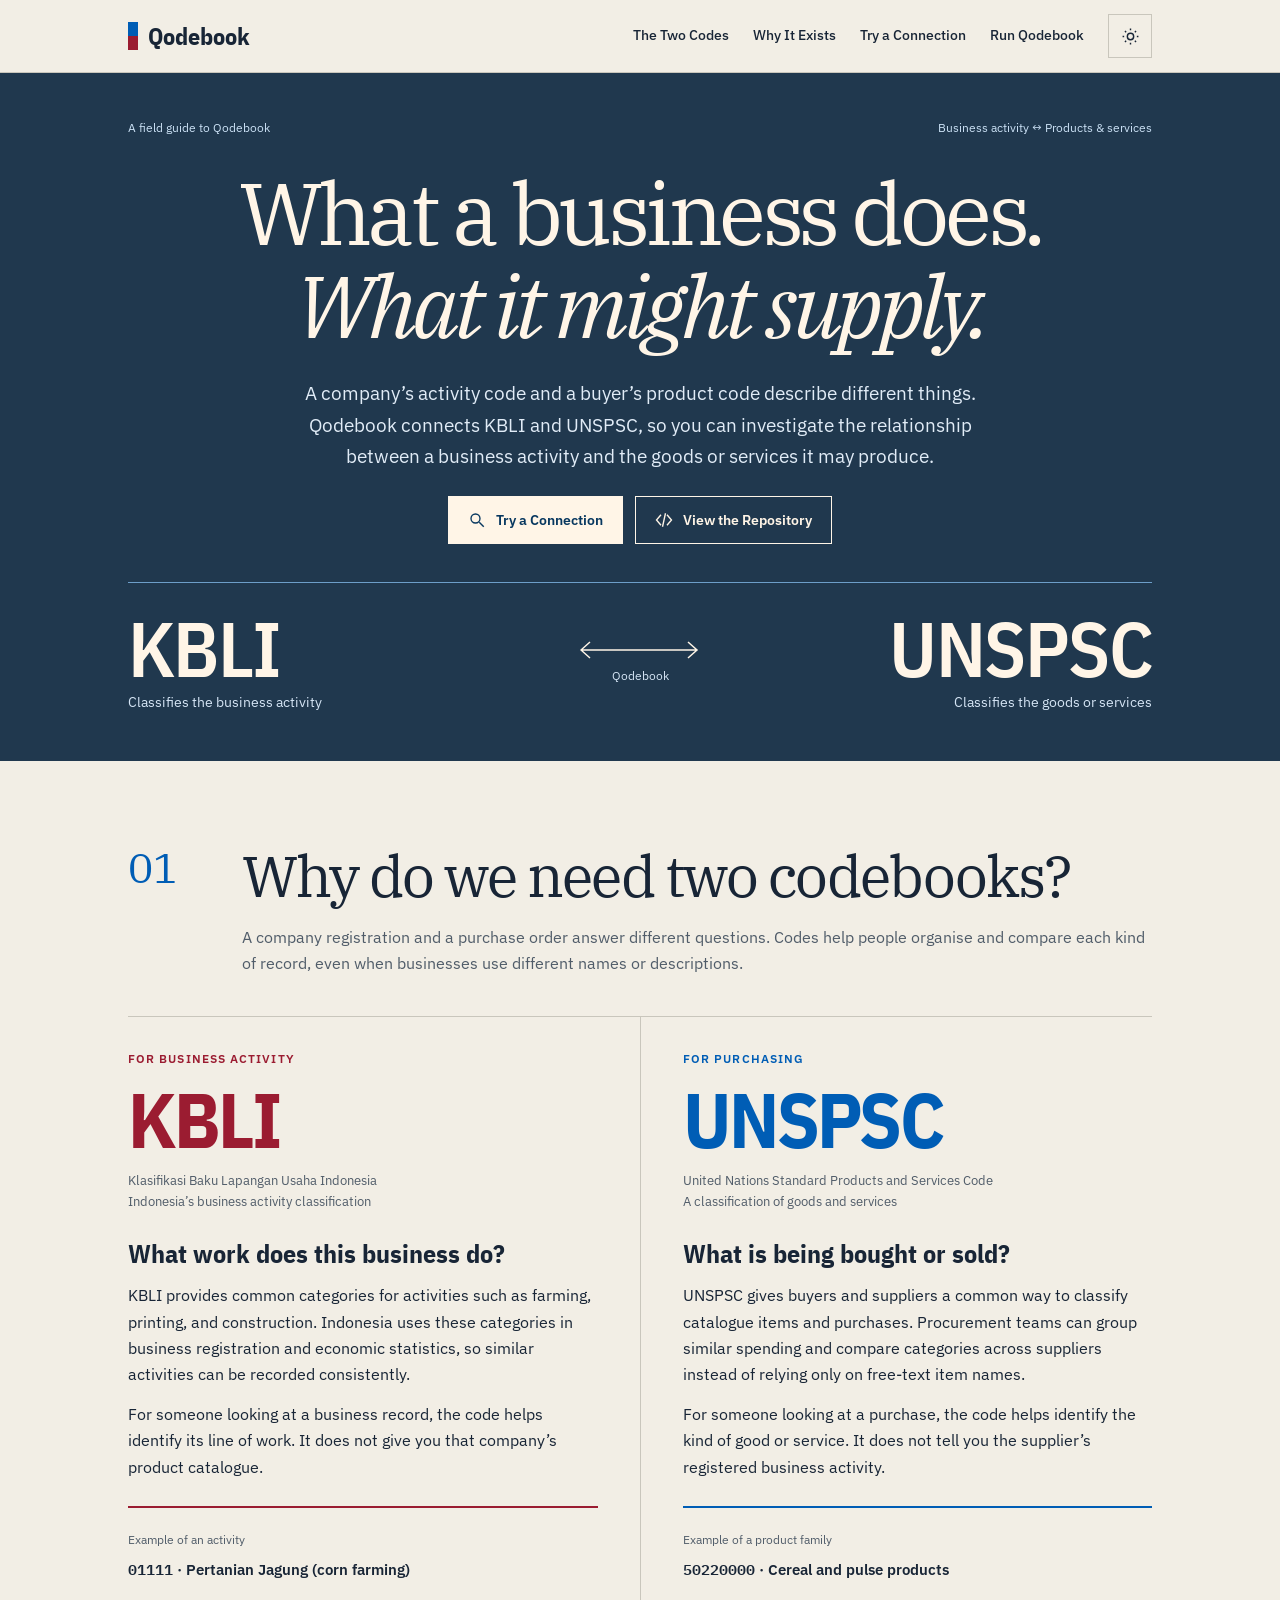
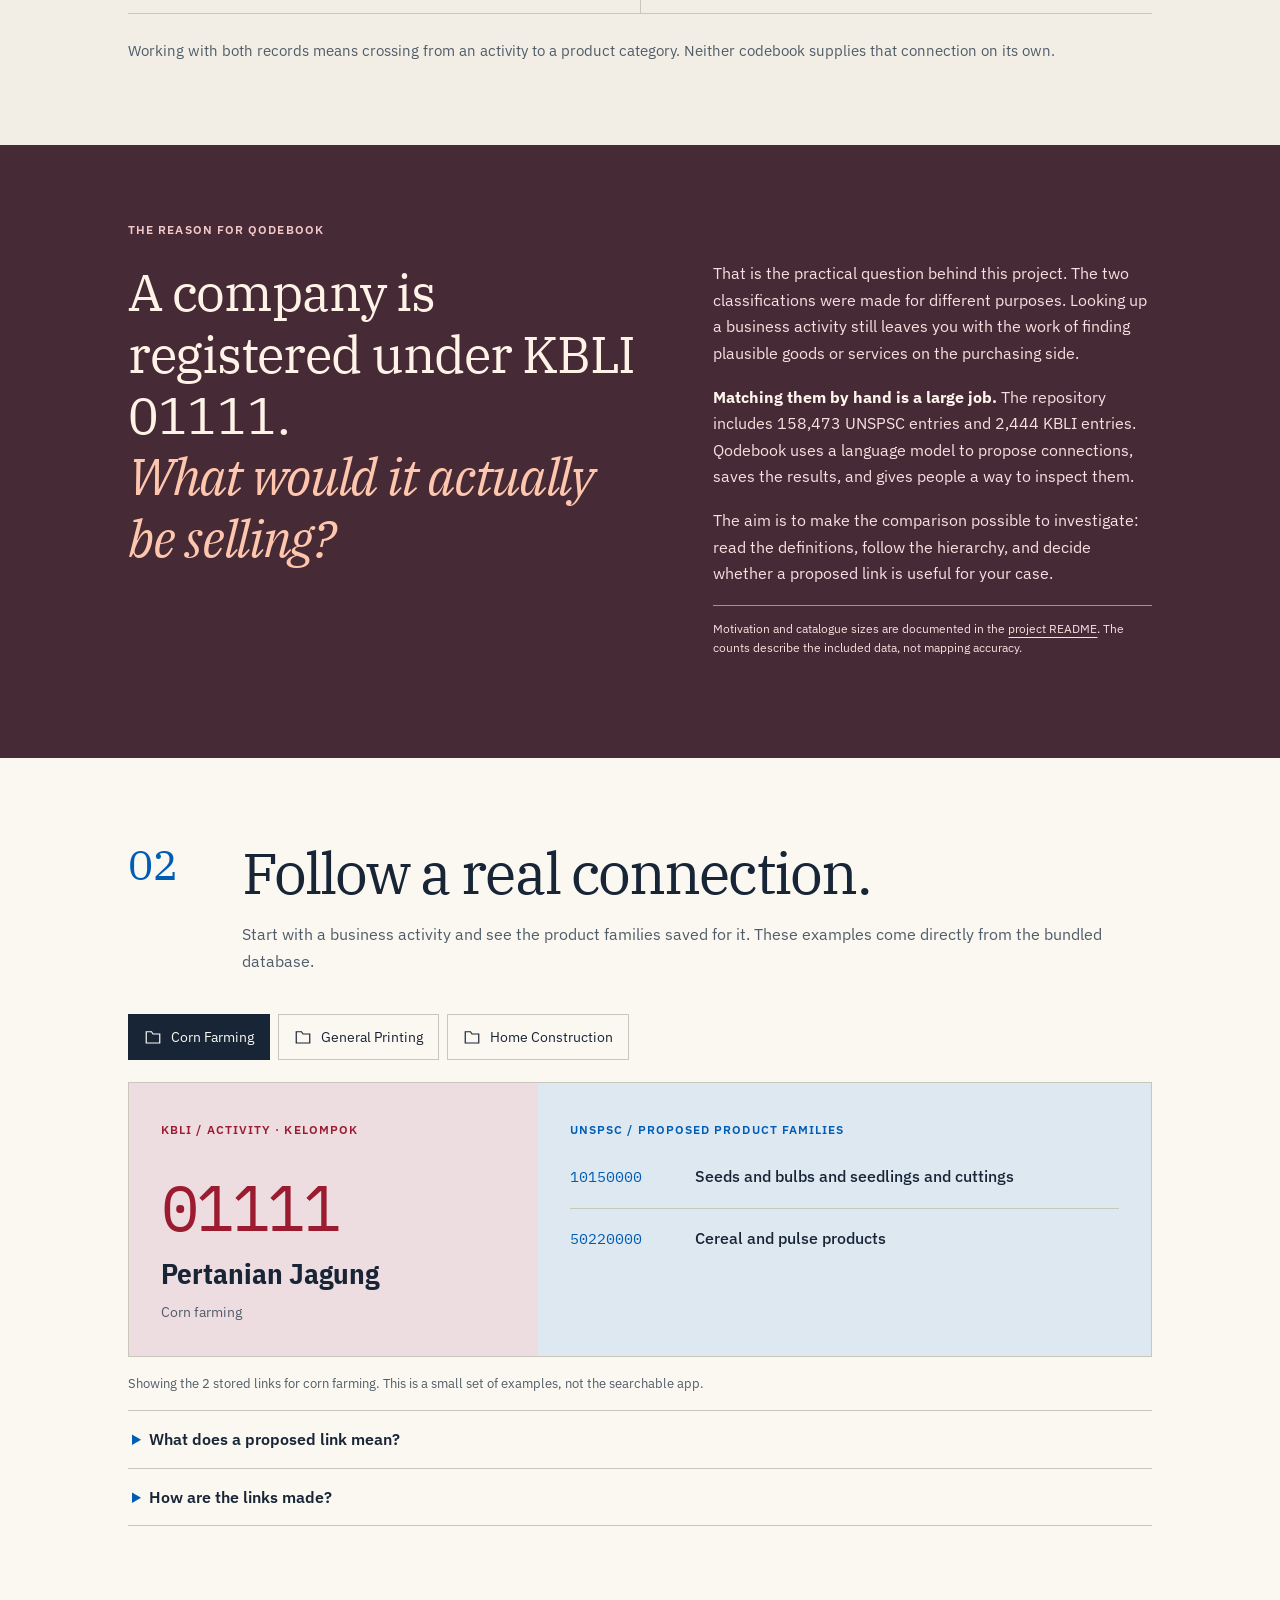
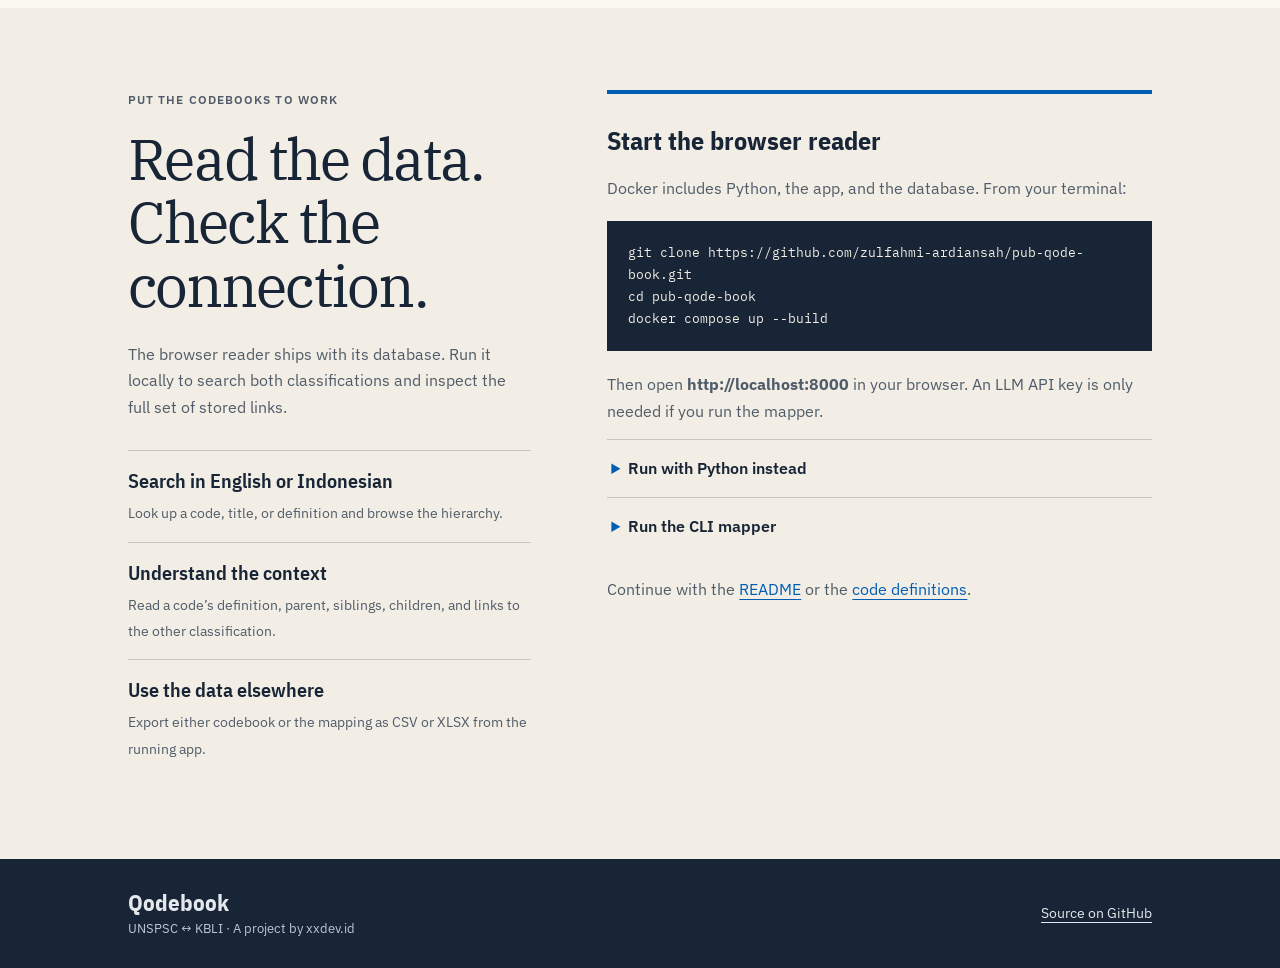
<file: index.html>
<!doctype html>
<html lang="en">
<head>
  <meta charset="utf-8">
  <meta name="viewport" content="width=device-width, initial-scale=1">
  <meta name="color-scheme" content="light dark">
  <meta name="description" content="Why business activity codes and purchasing codes need a connection. Qodebook is a reader and experimental mapping between KBLI and UNSPSC.">
  <title>Qodebook · Between business and buying</title>
  <link rel="icon" href="data:image/svg+xml,%3Csvg xmlns='http://www.w3.org/2000/svg' viewBox='0 0 32 32'%3E%3Crect width='32' height='24' fill='%23005db5'/%3E%3Crect y='24' width='32' height='8' fill='%239b1c31'/%3E%3C/svg%3E">
  <link rel="preconnect" href="https://fonts.googleapis.com">
  <link rel="preconnect" href="https://fonts.gstatic.com" crossorigin>
  <link href="https://fonts.googleapis.com/css2?family=IBM+Plex+Sans:wght@400;500;600;700&family=IBM+Plex+Sans+Condensed:wght@500;600;700&family=IBM+Plex+Serif:ital,wght@0,400;0,500;1,400&family=IBM+Plex+Mono:wght@400;500&display=swap" rel="stylesheet">
  <script>
    try { const choice = localStorage.getItem('qodebook-site-theme'); document.documentElement.dataset.theme = choice === 'light' || choice === 'dark' ? choice : matchMedia('(prefers-color-scheme: dark)').matches ? 'dark' : 'light'; } catch (_) {}
  </script>
  <style>
    :root { color-scheme: light; --paper:#f2eee5; --sheet:#fbf8f1; --ink:#182536; --muted:#505c69; --line:#c9c6bc; --blue:#005db5; --red:#9b1c31; --blue-soft:#dde8f1; --red-soft:#eedde0; --focus:#935000; }
    :root[data-theme="dark"] { color-scheme:dark; --paper:#141c27; --sheet:#1b2635; --ink:#edf0f3; --muted:#b6c2d0; --line:#536274; --blue:#95caff; --red:#f4acb9; --blue-soft:#213950; --red-soft:#462a35; --focus:#ffce7c; }
    * { box-sizing:border-box; }
    html { scroll-behavior:smooth; scroll-padding-top:85px; }
    body { margin:0; background:var(--paper); color:var(--ink); font:16px/1.65 'IBM Plex Sans',system-ui,sans-serif; }
    h1,h2,h3,h4,p,figure { margin:0; }
    h1,h2 { font-family:'IBM Plex Serif',Georgia,serif; font-weight:400; }
    h3,h4 { font-family:'IBM Plex Sans Condensed','Arial Narrow',sans-serif; }
    a { color:inherit; text-underline-offset:4px; }
    a:hover { text-decoration-thickness:2px; }
    button,select { font:inherit; }
    button { cursor:pointer; }
    a:focus-visible,button:focus-visible,summary:focus-visible { outline:3px solid var(--focus); outline-offset:5px; }
    svg { flex:none; }
    code,pre,.code { font-family:'IBM Plex Mono',ui-monospace,monospace; }
    .container { width:min(100% - 64px, 1024px); margin-inline:auto; }
    .skip { position:fixed; top:-100px; left:12px; z-index:100; background:var(--sheet); padding:10px 15px; }
    .skip:focus { top:10px; }
    .label { font-size:12px; font-weight:600; letter-spacing:.09em; text-transform:uppercase; }
    .nav-shell { position:sticky; top:0; z-index:40; background:var(--paper); border-bottom:1px solid var(--line); }
    .nav-inner { display:flex; align-items:center; justify-content:space-between; gap:20px; min-height:72px; }
    .brand { display:inline-flex; align-items:center; gap:10px; min-height:44px; text-decoration:none; font:700 24px 'IBM Plex Sans Condensed',sans-serif; }
    .brand-mark { width:10px; height:28px; background:linear-gradient(#005db5 50%,#9b1c31 50%); }
    .nav-right,.nav-links { display:flex; align-items:center; gap:24px; }
    .nav-links a { display:flex; align-items:center; min-height:44px; font-size:14px; font-weight:500; text-decoration:none; }
    .nav-links a:hover { color:var(--blue); }
    .utility { height:44px; min-width:44px; border:1px solid var(--line); color:var(--ink); background:transparent; display:inline-flex; justify-content:center; align-items:center; gap:8px; }
    .utility:hover { background:var(--sheet); }
    .utility svg { width:19px; height:19px; }
    .menu-button { display:none; padding:0 12px; }
    .theme-button .moon { display:none; }
    [data-theme="dark"] .theme-button .sun { display:none; }
    [data-theme="dark"] .theme-button .moon { display:block; }

    /* The cover makes the two vocabularies visible before introducing the software. */
    .cover { background:#20384e; color:#fff5e7; --focus:#ffce7c; }
    .cover-body { padding:45px 0 40px; text-align:center; }
    .cover-topline { display:flex; justify-content:space-between; gap:16px; color:#cbe1f5; font-size:12px; margin-bottom:28px; }
    .cover h1 { font-size:clamp(2.8rem,6.8vw,6.2rem); letter-spacing:-.052em; line-height:1.07; }
    .cover h1 em { font-weight:400; }
    .cover-lead { max-width:66ch; font-size:clamp(1rem,1.5vw,1.2rem); color:#e1ecf7; margin:25px auto 24px; }
    .actions { display:flex; flex-wrap:wrap; justify-content:center; gap:12px; }
    .action { display:inline-flex; align-items:center; justify-content:center; gap:10px; min-height:48px; padding:10px 19px; font-size:14px; font-weight:600; text-decoration:none; border:1px solid currentColor; }
    .action svg { width:18px; height:18px; }
    .action.primary { background:#fff5e7; color:#07375f; border-color:#fff5e7; }
    .action:hover { background:#d7e9fa; color:#12314d; border-color:#d7e9fa; }
    .cover-map { display:grid; grid-template-columns:1fr 170px 1fr; align-items:stretch; border-top:1px solid #6d9ec9; margin-top:38px; text-align:left; }
    .cover-side { padding:23px 0 7px; }
    .cover-side:last-child { text-align:right; }
    .cover-acronym { display:block; font:600 clamp(2.8rem,6vw,5.6rem)/1.1 'IBM Plex Sans Condensed',sans-serif; letter-spacing:-.02em; }
    .cover-side p { color:#d5e5f5; font-size:14px; }
    .cover-link { display:flex; flex-direction:column; justify-content:center; align-items:center; gap:4px; padding-top:20px; }
    .cover-link svg { width:120px; height:24px; }
    .cover-link span { font-size:12px; color:#d5e5f5; }

    .chapter { padding:82px 0; }
    .chapter-heading { display:grid; grid-template-columns:90px 1fr; gap:24px; align-items:start; margin-bottom:40px; }
    .chapter-number { color:var(--blue); font:400 42px/1.2 'IBM Plex Serif',Georgia,serif; }
    .chapter-heading h2 { font-size:clamp(2.2rem,4.5vw,3.8rem); letter-spacing:-.035em; line-height:1.13; }
    .chapter-heading p { color:var(--muted); margin-top:16px; }
    .codebooks { display:grid; grid-template-columns:1fr 1fr; border-block:1px solid var(--line); }
    .codebook { padding:32px 42px 30px 0; }
    .codebook + .codebook { padding:32px 0 30px 42px; border-left:1px solid var(--line); }
    .codebook.kbli { --tax:var(--red); }
    .codebook.unspsc { --tax:var(--blue); }
    .codebook .label { color:var(--tax); }
    .codebook h3 { color:var(--tax); font-size:clamp(3.6rem,6vw,5.7rem); letter-spacing:-.035em; line-height:1.1; margin:8px 0; }
    .codebook .full-name { min-height:3em; font-size:13px; color:var(--muted); }
    .codebook h4 { font-size:1.65rem; line-height:1.2; margin:25px 0 13px; }
    .codebook p + p { margin-top:13px; }
    .codebook .practical { padding-top:22px; margin-top:26px; border-top:2px solid var(--tax); }
    .practical span { display:block; color:var(--muted); font-size:12px; margin-bottom:6px; }
    .practical strong { font-size:15px; font-weight:600; }
    .comparison-note { margin-top:25px; color:var(--muted); font-size:15px; }

    .origin { background:#462a35; color:#fff2e7; padding:75px 0 82px; --focus:#ffce7c; }
    .origin-layout { display:grid; grid-template-columns:1.16fr 1fr; gap:clamp(32px,6vw,88px); }
    .origin .label { color:#f3c9cc; margin-bottom:22px; }
    .origin h2 { font-size:clamp(2.2rem,4vw,3.5rem); line-height:1.2; letter-spacing:-.025em; }
    .origin h2 em { color:#ffc6ae; }
    .origin-story { padding-top:40px; }
    .origin-story p { color:#f9dfe1; margin-bottom:18px; }
    .origin-story strong { color:#fff5ed; }
    .origin-source { font-size:12px; padding-top:13px; border-top:1px solid #c98191; }

    .sample-section { background:var(--sheet); }
    .sample-controls { display:flex; flex-wrap:wrap; gap:8px; margin-bottom:22px; }
    .sample-controls[hidden] { display:none; }
    .sample-choice { display:flex; align-items:center; gap:9px; padding:10px 15px; min-height:46px; background:transparent; border:1px solid var(--line); color:var(--ink); font-size:14px; }
    .sample-choice svg { width:18px; height:18px; }
    .sample-choice[aria-pressed="true"] { background:var(--ink); border-color:var(--ink); color:var(--sheet); }
    .sample-choice:hover { border-color:var(--blue); }
    .sample { display:grid; grid-template-columns:minmax(0,.8fr) minmax(0,1.2fr); border:1px solid var(--line); }
    .sample-input { background:var(--red-soft); padding:32px; }
    .sample-input .label { color:var(--red); }
    .sample-input code { display:block; font-size:clamp(2.7rem,5vw,4.5rem); line-height:1.2; color:var(--red); margin:28px 0 10px; letter-spacing:-.04em; }
    .sample-input h3 { font-size:1.8rem; line-height:1.2; }
    .sample-input p { font-size:14px; color:var(--muted); margin-top:10px; }
    .sample-output { padding:32px; background:var(--blue-soft); }
    .sample-output .label { color:var(--blue); }
    .output-list { list-style:none; padding:0; margin:24px 0 0; }
    .output-list li { display:grid; grid-template-columns:110px 1fr; gap:15px; border-top:1px solid var(--line); padding:18px 0; }
    .output-list li:first-child { border-top:0; padding-top:0; }
    .output-list code { color:var(--blue); font-size:15px; }
    .output-list strong { font-size:16px; line-height:1.4; font-weight:500; }
    .sample-caption { padding:16px 0; font-size:13px; color:var(--muted); }
    .sample-caption a { color:var(--blue); }
    .disclosure { border-top:1px solid var(--line); }
    .disclosure:last-child { border-bottom:1px solid var(--line); }
    .disclosure summary { cursor:pointer; min-height:56px; padding:15px 4px; font-weight:600; }
    .disclosure p { padding:0 4px 20px; color:var(--muted); }
    .disclosure summary::marker { color:var(--blue); }

    .use-section { background:var(--paper); }
    .use-layout { display:grid; grid-template-columns:minmax(0,.85fr) minmax(0,1.15fr); gap:clamp(35px,6vw,85px); }
    .use-intro h2 { font-size:clamp(2.5rem,4.5vw,3.9rem); line-height:1.1; letter-spacing:-.035em; margin:17px 0 24px; }
    .use-intro > p { color:var(--muted); }
    .reader-features { list-style:none; padding:0; margin:30px 0 0; }
    .reader-features li { border-top:1px solid var(--line); padding:16px 0; }
    .reader-features strong { display:block; font:600 1.25rem 'IBM Plex Sans Condensed',sans-serif; margin-bottom:5px; }
    .reader-features span { color:var(--muted); font-size:14px; }
    .setup { border-top:4px solid var(--blue); padding-top:25px; }
    .setup h3 { font-size:1.65rem; margin-bottom:12px; }
    .setup p { color:var(--muted); margin-bottom:15px; }
    pre { background:var(--ink); color:var(--paper); padding:21px; white-space:pre-wrap; overflow-wrap:anywhere; font-size:13px; line-height:1.7; margin:20px 0; }
    .setup a { color:var(--blue); }
    .setup .disclosure p { margin:0; }
    .setup .disclosure pre { margin-top:0; }
    .footer { background:#182536; color:#e4e8ec; --focus:#ffce7c; padding:28px 0; }
    .footer .container { display:flex; align-items:center; justify-content:space-between; flex-wrap:wrap; gap:15px; }
    .footer-brand { font:700 23px 'IBM Plex Sans Condensed',sans-serif; margin-bottom: 10px; }
    .footer p { color:#bac8d6; font-size:13px; }
    .footer a { font-size:14px; }
    .reveal { opacity:1; }
    @media(prefers-reduced-motion:no-preference) { .entering { animation:chapter-enter .55s ease both; } @keyframes chapter-enter { from { transform:translateY(15px); opacity:.3; } to { transform:none; opacity:1; } } }
    @media(prefers-reduced-motion:reduce) { html { scroll-behavior:auto; } *,*::before,*::after { animation:none!important; transition:none!important; } }
    @media(max-width:950px) { .nav-right,.nav-links { gap:15px; } .container { width:min(100% - 40px,1240px); } .origin-layout { gap:35px; } .chapter-heading { grid-template-columns:65px 1fr; gap:16px; } .codebook { padding-right:25px; } .codebook + .codebook { padding-left:25px; } }
    @media(max-width:760px) {
      .nav-inner { min-height:62px; } .brand { font-size:22px; } .nav-right { gap:8px; }
      .menu-button { display:inline-flex; }
      .nav-links { display:none; position:absolute; top:100%; left:0; right:0; padding:8px 20px 16px; background:var(--paper); border-bottom:1px solid var(--line); }
      .nav-links[data-open="true"] { display:flex; flex-direction:column; align-items:stretch; gap:0; }
      .nav-links a { padding:7px; }
      .cover-body { padding-top:30px; } .cover-topline { font-size:11px; margin-bottom:25px; }
      .cover-map { grid-template-columns:1fr 80px 1fr; } .cover-link svg { width:65px; }
      .cover-side p { font-size:12px; } .cover-acronym { font-size:clamp(2.3rem,7vw,3.4rem); }
      .chapter { padding:58px 0; } .chapter-heading { grid-template-columns:1fr; gap:13px; margin-bottom:29px; }
      .chapter-number { font-size:24px; } .chapter-heading h2 { font-size:clamp(2.1rem,6vw,2.8rem); }
      .origin-layout,.use-layout { grid-template-columns:1fr; gap:28px; } .origin { padding:58px 0; } .origin-story { padding-top:0; }
      .sample { grid-template-columns:1fr; } .sample-input,.sample-output { padding:26px; }
      .sample-input code { margin-top:18px; } .sample-input h3 { font-size:1.5rem; }
    }
    @media(max-width:540px) {
      .container { width:calc(100% - 32px); } .cover-topline span:last-child { display:none; }
      .cover h1 { font-size:clamp(2.6rem,10vw,3.6rem); } .cover h1 br { display:none; }
      .cover-lead { margin-top:20px; } .actions { flex-direction:column; align-items:stretch; }
      .cover-map { grid-template-columns:1fr 55px 1fr; margin-top:28px; } .cover-link svg { width:45px; } .cover-link span { font-size:10px; }
      .cover-acronym { font-size:2.3rem; } .cover-side p { max-width:17ch; } .cover-side:last-child p { margin-left:auto; }
      .codebooks { grid-template-columns:1fr; } .codebook,.codebook + .codebook { padding:28px 0; border-left:0; } .codebook + .codebook { border-top:1px solid var(--line); }
      .codebook .full-name { min-height:0; } .codebook h3 { font-size:4.2rem; }
      .sample-choice { flex:1 1 auto; } .output-list li { grid-template-columns:1fr; gap:4px; }
      .sample-input,.sample-output { padding:22px; } .setup pre { padding:16px; }
    }
    @media scripting:none { .theme-button,.menu-button { display:none; } @media(max-width:760px) { .nav-inner { flex-wrap:wrap; padding-block:8px; } .nav-links { position:static; display:flex; flex-wrap:wrap; border:0; padding:0; gap:10px; } } }
  </style>
</head>
<body>
  <a class="skip" href="#main">Skip to Content</a>
  <header class="nav-shell"><div class="container nav-inner">
    <a href="#top" class="brand"><span class="brand-mark" aria-hidden="true"></span>Qodebook</a>
    <div class="nav-right">
      <nav class="nav-links" id="site-nav" aria-label="Main navigation"><a href="#codebooks">The Two Codes</a><a href="#motivation">Why It Exists</a><a href="#example">Try a Connection</a><a href="#run">Run Qodebook</a></nav>
      <button class="utility theme-button" type="button" aria-label="Switch to dark theme" aria-pressed="false"><svg class="sun" viewBox="0 0 24 24" fill="none" stroke="currentColor" stroke-width="1.8" aria-hidden="true"><circle cx="12" cy="12" r="4"/><path d="M12 2v2m0 16v2M2 12h2m16 0h2M5 5l1.5 1.5m11 11L19 19M19 5l-1.5 1.5m-11 11L5 19"/></svg><svg class="moon" viewBox="0 0 24 24" fill="none" stroke="currentColor" stroke-width="1.8" aria-hidden="true"><path d="M20.5 14.2A8.8 8.8 0 0 1 9.8 3.5 8.9 8.9 0 1 0 20.5 14.2Z"/></svg></button>
      <button class="utility menu-button" type="button" aria-expanded="false" aria-controls="site-nav"><svg viewBox="0 0 24 24" fill="none" stroke="currentColor" stroke-width="1.8" aria-hidden="true"><path d="M3 6h18M3 12h18M3 18h18"/></svg>Menu</button>
    </div>
  </div></header>
  <main id="main">
    <section class="cover" id="top" aria-labelledby="page-title"><div class="container cover-body">
      <div class="cover-topline"><span>A field guide to Qodebook</span><span>Business activity ↔ Products &amp; services</span></div>
      <h1 id="page-title">What a business does. <br><em>What it might supply.</em></h1>
      <p class="cover-lead">A company’s activity code and a buyer’s product code describe different things. Qodebook connects KBLI and UNSPSC, so you can investigate the relationship between a business activity and the goods or services it may produce.</p>
      <div class="actions"><a class="action primary" href="#example"><svg viewBox="0 0 24 24" fill="none" stroke="currentColor" stroke-width="1.8" aria-hidden="true"><circle cx="10" cy="10" r="6"/><path d="m15 15 6 6"/></svg>Try a Connection</a><a class="action" href="https://github.com/zulfahmi-ardiansah/pub-qode-book"><svg viewBox="0 0 24 24" fill="none" stroke="currentColor" stroke-width="1.8" aria-hidden="true"><path d="m8 5-6 7 6 7m8-14 6 7-6 7M14 3l-4 18"/></svg>View the Repository</a></div>
      <div class="cover-map" aria-label="Qodebook links KBLI business activities to UNSPSC product categories"><div class="cover-side"><span class="cover-acronym">KBLI</span><p>Classifies the business activity</p></div><div class="cover-link"><svg viewBox="0 0 120 24" fill="none" stroke="currentColor" stroke-width="1.5" aria-hidden="true"><path d="M1 12h116m-9-8 9 8-9 8M10 4l-9 8 9 8"/></svg><span>Qodebook</span></div><div class="cover-side"><span class="cover-acronym">UNSPSC</span><p>Classifies the goods or services</p></div></div>
    </div></section>

    <section class="chapter" id="codebooks"><div class="container reveal">
      <div class="chapter-heading"><span class="chapter-number" aria-hidden="true">01</span><div><h2>Why do we need two codebooks?</h2><p>A company registration and a purchase order answer different questions. Codes help people organise and compare each kind of record, even when businesses use different names or descriptions.</p></div></div>
      <div class="codebooks">
        <article class="codebook kbli"><p class="label">For business activity</p><h3>KBLI</h3><p class="full-name">Klasifikasi Baku Lapangan Usaha Indonesia<br>Indonesia’s business activity classification</p><h4>What work does this business do?</h4><p>KBLI provides common categories for activities such as farming, printing, and construction. Indonesia uses these categories in business registration and economic statistics, so similar activities can be recorded consistently.</p><p>For someone looking at a business record, the code helps identify its line of work. It does not give you that company’s product catalogue.</p><div class="practical"><span>Example of an activity</span><strong><code>01111</code> · Pertanian Jagung (corn farming)</strong></div></article>
        <article class="codebook unspsc"><p class="label">For purchasing</p><h3>UNSPSC</h3><p class="full-name">United Nations Standard Products and Services Code<br>A classification of goods and services</p><h4>What is being bought or sold?</h4><p>UNSPSC gives buyers and suppliers a common way to classify catalogue items and purchases. Procurement teams can group similar spending and compare categories across suppliers instead of relying only on free-text item names.</p><p>For someone looking at a purchase, the code helps identify the kind of good or service. It does not tell you the supplier’s registered business activity.</p><div class="practical"><span>Example of a product family</span><strong><code>50220000</code> · Cereal and pulse products</strong></div></article>
      </div>
      <p class="comparison-note">Working with both records means crossing from an activity to a product category. Neither codebook supplies that connection on its own.</p>
    </div></section>

    <section class="origin" id="motivation"><div class="container origin-layout reveal">
      <div><p class="label">The reason for Qodebook</p><h2>A company is registered under KBLI 01111.<br><em>What would it actually be selling?</em></h2></div>
      <div class="origin-story"><p>That is the practical question behind this project. The two classifications were made for different purposes. Looking up a business activity still leaves you with the work of finding plausible goods or services on the purchasing side.</p><p><strong>Matching them by hand is a large job.</strong> The repository includes 158,473 UNSPSC entries and 2,444 KBLI entries. Qodebook uses a language model to propose connections, saves the results, and gives people a way to inspect them.</p><p>The aim is to make the comparison possible to investigate: read the definitions, follow the hierarchy, and decide whether a proposed link is useful for your case.</p><p class="origin-source">Motivation and catalogue sizes are documented in the <a href="https://github.com/zulfahmi-ardiansah/pub-qode-book#readme">project README</a>. The counts describe the included data, not mapping accuracy.</p></div>
    </div></section>

    <section class="chapter sample-section" id="example"><div class="container reveal">
      <div class="chapter-heading"><span class="chapter-number" aria-hidden="true">02</span><div><h2>Follow a real connection.</h2><p>Start with a business activity and see the product families saved for it. These examples come directly from the bundled database.</p></div></div>
      <div class="sample-controls" hidden role="group" aria-label="Choose a stored example">
        <button class="sample-choice" type="button" data-example="01111" aria-pressed="true"><svg viewBox="0 0 24 24" fill="none" stroke="currentColor" stroke-width="1.6" aria-hidden="true"><path d="M3 5h7l2 3h9v12H3Z"/></svg>Corn Farming</button>
        <button class="sample-choice" type="button" data-example="18111" aria-pressed="false"><svg viewBox="0 0 24 24" fill="none" stroke="currentColor" stroke-width="1.6" aria-hidden="true"><path d="M3 5h7l2 3h9v12H3Z"/></svg>General Printing</button>
        <button class="sample-choice" type="button" data-example="41011" aria-pressed="false"><svg viewBox="0 0 24 24" fill="none" stroke="currentColor" stroke-width="1.6" aria-hidden="true"><path d="M3 5h7l2 3h9v12H3Z"/></svg>Home Construction</button>
      </div>
      <div class="sample"><div class="sample-input"><span class="label">KBLI / Activity · Kelompok</span><code id="activity-code">01111</code><h3 id="activity-title">Pertanian Jagung</h3><p id="activity-english">Corn farming</p></div><div class="sample-output"><span class="label">UNSPSC / Proposed product families</span><ul class="output-list" id="family-list"><li><code>10150000</code><strong>Seeds and bulbs and seedlings and cuttings</strong></li><li><code>50220000</code><strong>Cereal and pulse products</strong></li></ul></div></div>
      <p class="sample-caption"><span id="sample-status" role="status">Showing the 2 stored links for corn farming.</span> This is a small set of examples, not the searchable app.</p>
      <details class="disclosure"><summary>What does a proposed link mean?</summary><p>The mapping directly joins a five-digit KBLI activity (<em>kelompok</em>) to a UNSPSC <em>family</em>. It suggests a relationship to review. It does not prove that a particular company sells those goods or that every item in the family fits. The links are machine-generated, not an official correspondence table; some may be wrong.</p></details>
      <details class="disclosure"><summary>How are the links made?</summary><p>The mapper reads the activity with its parent hierarchy, then narrows UNSPSC choices through segment groups, segments, and families. A final filter keeps a family only if it can name a specific output the activity delivers. The reader labels links inherited from a family or collected from child activities. <a href="https://github.com/zulfahmi-ardiansah/pub-qode-book#how-it-works">Read about the mapping process</a>.</p></details>
    </div></section>

    <section class="chapter use-section" id="run"><div class="container use-layout reveal">
      <div class="use-intro"><p class="label">Put the codebooks to work</p><h2>Read the data.<br>Check the connection.</h2><p>The browser reader ships with its database. Run it locally to search both classifications and inspect the full set of stored links.</p><ul class="reader-features"><li><strong>Search in English or Indonesian</strong><span>Look up a code, title, or definition and browse the hierarchy.</span></li><li><strong>Understand the context</strong><span>Read a code’s definition, parent, siblings, children, and links to the other classification.</span></li><li><strong>Use the data elsewhere</strong><span>Export either codebook or the mapping as CSV or XLSX from the running app.</span></li></ul></div>
      <div class="setup"><h3>Start the browser reader</h3><p>Docker includes Python, the app, and the database. From your terminal:</p><pre><code>git clone https://github.com/zulfahmi-ardiansah/pub-qode-book.git
cd pub-qode-book
docker compose up --build</code></pre><p>Then open <strong>http://localhost:8000</strong> in your browser. An LLM API key is only needed if you run the mapper.</p>
        <details class="disclosure"><summary>Run with Python instead</summary><p>Use Python 3.13+ in your preferred environment. From the cloned repository:</p><pre><code>python -m pip install -r requirements.txt
uvicorn serve.app:app --reload</code></pre><p>Open <strong>http://127.0.0.1:8000</strong>. The committed SQLite database is ready to read.</p></details>
        <details class="disclosure"><summary>Run the CLI mapper</summary><p>Install the Python dependencies above. Copy <code>.env.example</code> to <code>.env</code>, set <code>LLM_API_KEY</code>, and configure an OpenAI-compatible endpoint and model. Then run:</p><pre><code>python process/mapper.py</code></pre><p>The mapper writes SQLite and skips activities that already have saved links. See the <a href="https://github.com/zulfahmi-ardiansah/pub-qode-book#configuration">configuration and budget settings</a> before generating new mappings.</p></details>
        <p style="margin-top:22px">Continue with the <a href="https://github.com/zulfahmi-ardiansah/pub-qode-book/blob/main/README.md">README</a> or the <a href="https://github.com/zulfahmi-ardiansah/pub-qode-book/blob/main/DEFINITION.md">code definitions</a>.</p>
      </div>
    </div></section>
  </main>
  <footer class="footer"><div class="container"><div><span class="footer-brand">Qodebook</span><p>UNSPSC ↔ KBLI · A project by xxdev.id</p></div><a href="https://github.com/zulfahmi-ardiansah/pub-qode-book">Source on GitHub</a></div></footer>
  <script>
    (() => {
      const root = document.documentElement;
      const theme = document.querySelector('.theme-button');
      const menu = document.querySelector('.menu-button');
      const nav = document.querySelector('#site-nav');
      function syncTheme() { const dark = root.dataset.theme === 'dark'; theme.setAttribute('aria-pressed', String(dark)); theme.setAttribute('aria-label', dark ? 'Switch to light theme' : 'Switch to dark theme'); }
      syncTheme();
      theme.addEventListener('click', () => { root.dataset.theme = root.dataset.theme === 'dark' ? 'light' : 'dark'; try { localStorage.setItem('qodebook-site-theme', root.dataset.theme); } catch (_) {} syncTheme(); });
      function closeMenu(restore = false) { nav.dataset.open = 'false'; menu.setAttribute('aria-expanded', 'false'); if (restore) menu.focus(); }
      menu.addEventListener('click', () => { const open = menu.getAttribute('aria-expanded') === 'true'; nav.dataset.open = String(!open); menu.setAttribute('aria-expanded', String(!open)); if (!open) nav.querySelector('a').focus(); });
      nav.addEventListener('click', event => { if (event.target.closest('a')) closeMenu(); });
      document.addEventListener('keydown', event => { if (event.key === 'Escape' && menu.getAttribute('aria-expanded') === 'true') closeMenu(true); });
      document.addEventListener('click', event => { if (!event.target.closest('.nav-right')) closeMenu(); });
      matchMedia('(min-width:761px)').addEventListener('change', event => { if (event.matches) closeMenu(); });

      // These complete example sets are copied from data/database.sqlite, map_view.
      const examples = {
        '01111': { title:'Pertanian Jagung', english:'Corn farming', families:[['10150000','Seeds and bulbs and seedlings and cuttings'],['50220000','Cereal and pulse products']] },
        '18111': { title:'Pencetakan Umum', english:'General printing', families:[['55100000','Printed media'],['55120000','Signage and accessories'],['82120000','Reproduction services']] },
        '41011': { title:'Konstruksi Konvensional Gedung Hunian', english:'Residential building construction', families:[['72110000','Residential building construction services'],['95120000','Permanent buildings and structures']] }
      };
      const controls = document.querySelector('.sample-controls');
      controls.hidden = false;
      controls.addEventListener('click', event => {
        const button = event.target.closest('[data-example]');
        if (!button) return;
        const code = button.dataset.example, example = examples[code];
        if (!example) return;
        document.querySelector('#activity-code').textContent = code;
        document.querySelector('#activity-title').textContent = example.title;
        document.querySelector('#activity-english').textContent = example.english;
        const rows = example.families.map(([familyCode, title]) => { const row = document.createElement('li'), number = document.createElement('code'), name = document.createElement('strong'); number.textContent = familyCode; name.textContent = title; row.append(number,name); return row; });
        document.querySelector('#family-list').replaceChildren(...rows);
        controls.querySelectorAll('button').forEach(item => item.setAttribute('aria-pressed', String(item === button)));
        document.querySelector('#sample-status').textContent = 'Showing the ' + rows.length + ' stored links for ' + example.english.toLowerCase() + '.';
      });
      // Visibility never depends on animation or a remote library.
      if ('IntersectionObserver' in window && !matchMedia('(prefers-reduced-motion: reduce)').matches) {
        const observer = new IntersectionObserver(entries => entries.forEach(entry => { if (entry.isIntersecting) { entry.target.classList.add('entering'); observer.unobserve(entry.target); } }), { threshold:.08 });
        document.querySelectorAll('.reveal').forEach(section => observer.observe(section));
      }
    })();
  </script>
</body>
</html>
</file>
